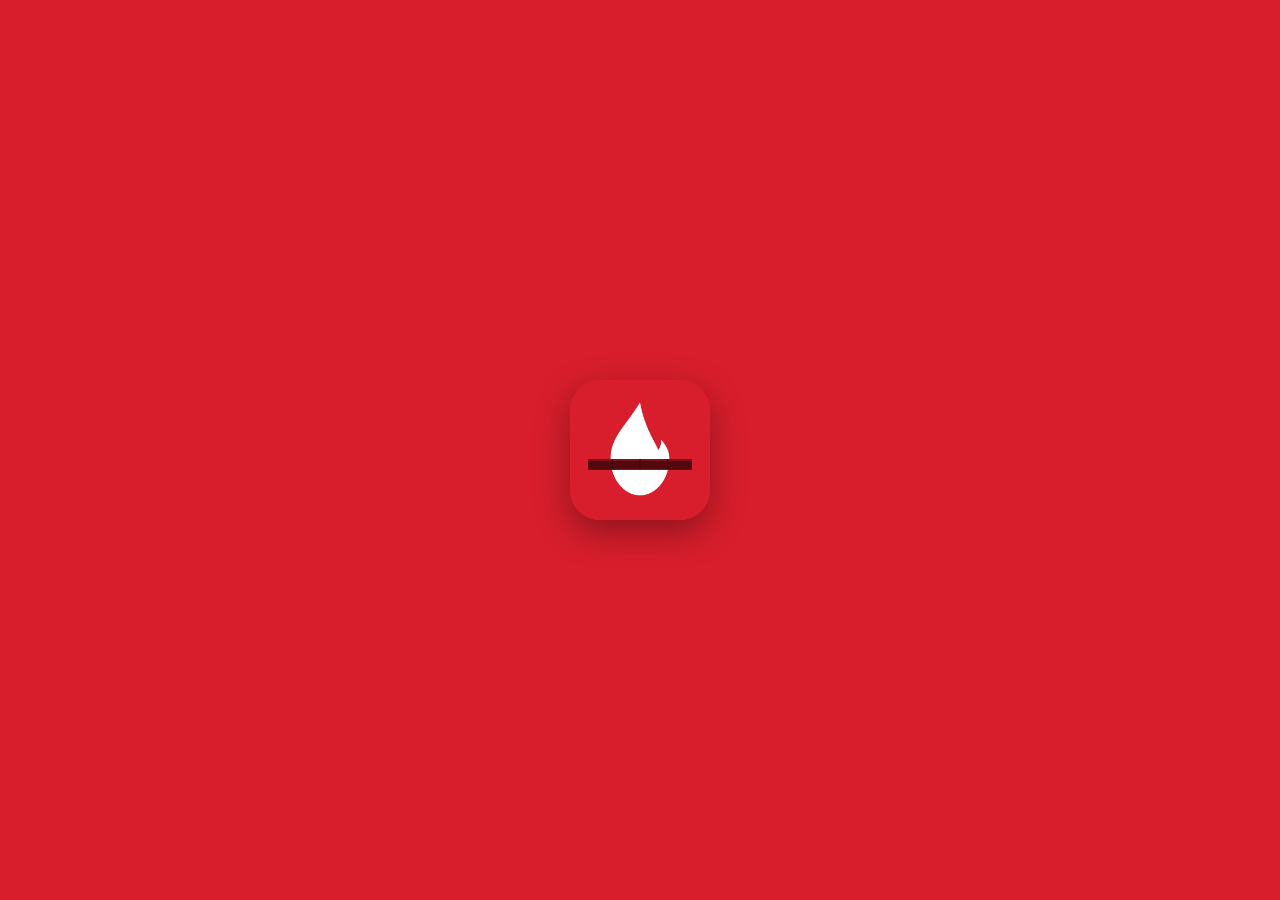
<file: index.html>
<!doctype html>
<html lang="es">
<head>
<meta charset="utf-8" />
<meta name="viewport" content="width=device-width, initial-scale=1, viewport-fit=cover" />
<title>Firestop Finder</title>
<meta name="description" content="Encuentra el sistema firestop Hilti aprobado para tu ensamblaje" />
<link rel="manifest" href="manifest.json" />
<meta name="theme-color" content="#101418" />
<meta name="apple-mobile-web-app-capable" content="yes" />
<meta name="apple-mobile-web-app-status-bar-style" content="black-translucent" />
<meta name="apple-mobile-web-app-title" content="Firestop" />
<link rel="apple-touch-icon" href="icons/icon-192.png" />
<link rel="stylesheet" href="styles.css" />
</head>
<body>
  <div id="splash" class="splash">
    <img src="icons/icon-512.png" class="splash-logo" alt="Firestop Finder">
  </div>

  <header class="topbar">
    <button id="backBtn" class="iconbtn" hidden aria-label="Back">&larr;</button>
    <h1 id="screenTitle">Firestop Finder</h1>
    <button id="homeBtn" class="iconbtn" aria-label="Home">&#8962;</button>
  </header>

  <main id="app" class="app"></main>

  <div id="offlineBadge" class="offline-badge" hidden></div>

  <footer class="bottombar">
    <select id="langSelect" class="lang-select" aria-label="Language"></select>
    <button id="themeBtn" class="iconbtn" aria-label="Switch theme">&#9728;</button>
  </footer>

  <script src="i18n.js"></script>
  <script src="db.js"></script>
  <script src="vendor/supabase.js"></script>
  <script src="team.js"></script>
  <script src="app.js"></script>
  <script src="team-app.js"></script>
</body>
</html>
</file>
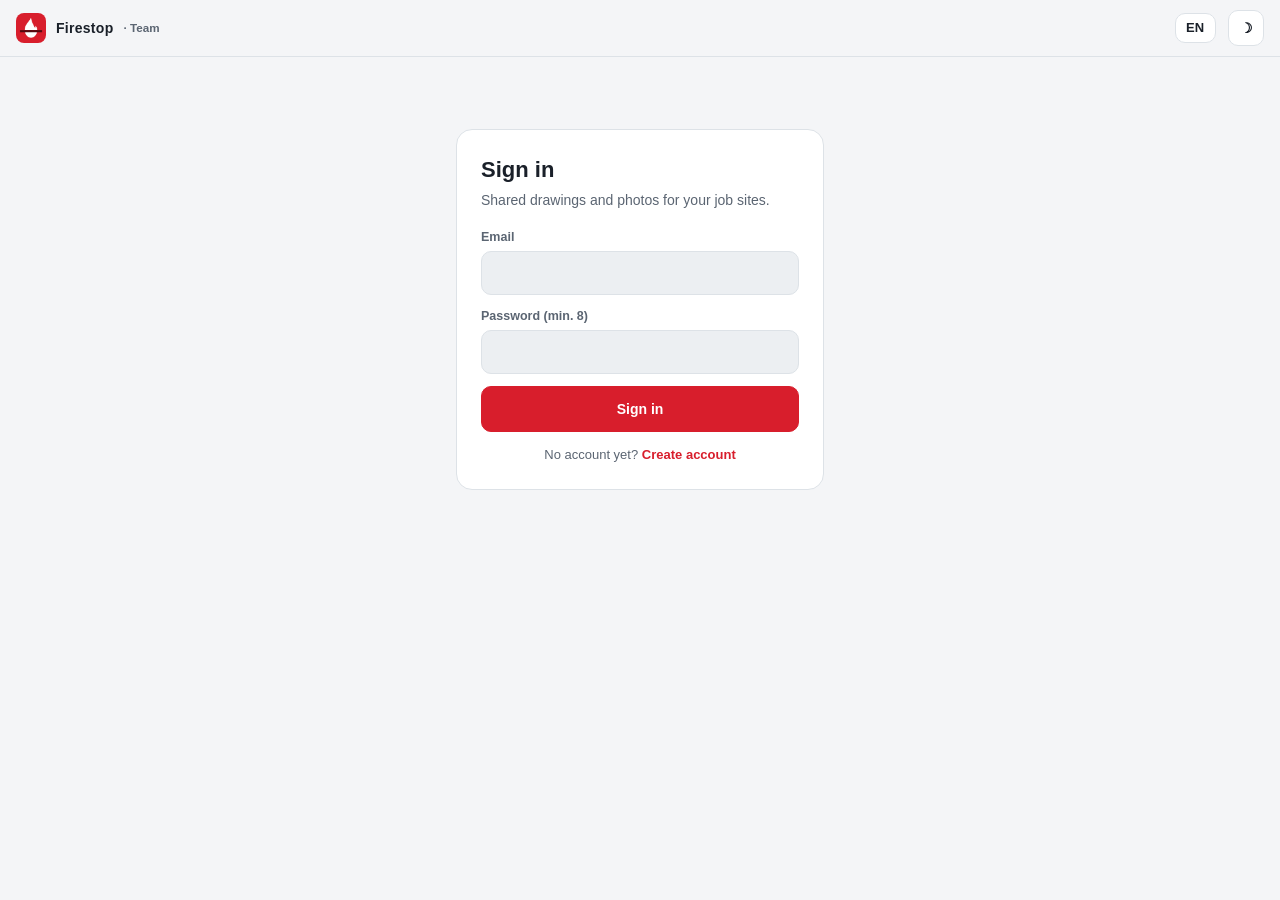
<file: equipo/index.html>
<!doctype html>
<html lang="es">
<head>
<meta charset="utf-8" />
<meta name="viewport" content="width=device-width, initial-scale=1, viewport-fit=cover" />
<title>Firestop · Equipo</title>
<meta name="description" content="Planos y fotos compartidos de las obras de firestop" />
<meta name="theme-color" content="#101418" />
<link rel="icon" href="../icons/icon-192.png" />
<link rel="apple-touch-icon" href="../icons/icon-192.png" />
<style>
  :root {
    --bg: #101418;
    --panel: #1a2029;
    --panel-2: #222a35;
    --text: #eef1f5;
    --text-dim: #9aa6b2;
    --accent: #d81e2c;
    --ok: #3ea36b;
    --warn: #e0a400;
    --border: #2a3340;
    --radius: 12px;
    --topbar-bg: rgba(16, 20, 24, 0.94);
    color-scheme: dark;
  }
  :root[data-theme="light"] {
    --bg: #f4f5f7;
    --panel: #ffffff;
    --panel-2: #eceff2;
    --text: #1a2029;
    --text-dim: #5b6572;
    --border: #dde2e7;
    --ok: #2f8c56;
    --warn: #a87a00;
    --topbar-bg: rgba(244, 245, 247, 0.94);
    color-scheme: light;
  }
  * { box-sizing: border-box; }
  html, body { margin: 0; background: var(--bg); color: var(--text); }
  body {
    font: 14px/1.45 -apple-system, BlinkMacSystemFont, "Segoe UI", Roboto, Helvetica, Arial, sans-serif;
    min-height: 100vh;
  }
  button, input, select, textarea { font: inherit; color: inherit; }
  [hidden] { display: none !important; }

  .topbar {
    position: sticky; top: 0; z-index: 20;
    display: flex; align-items: center; gap: 12px;
    padding: calc(10px + env(safe-area-inset-top)) 16px 10px;
    background: var(--topbar-bg); backdrop-filter: blur(8px);
    border-bottom: 1px solid var(--border);
  }
  .brand { display: flex; align-items: center; gap: 10px; font-weight: 800; letter-spacing: .02em; white-space: nowrap; }
  .brand img { width: 30px; height: 30px; border-radius: 8px; }
  .brand small { font-weight: 600; color: var(--text-dim); letter-spacing: 0; }
  .spacer { flex: 1; }
  .btn {
    appearance: none; border: 1px solid var(--border); background: var(--panel); color: var(--text);
    border-radius: 10px; padding: 8px 14px; font-weight: 600; cursor: pointer; white-space: nowrap;
  }
  .btn:hover { background: var(--panel-2); }
  .btn.primary { background: var(--accent); border-color: var(--accent); color: #fff; }
  .btn.primary:hover { filter: brightness(1.08); }
  .btn.danger { color: #ff8a80; }
  :root[data-theme="light"] .btn.danger { color: #b3202b; }
  .btn.sm { padding: 5px 10px; font-size: 13px; }
  .btn:disabled { opacity: .55; cursor: default; }
  .iconbtn { width: 36px; height: 36px; padding: 0; display: inline-flex; align-items: center; justify-content: center; }
  select.btn { padding-right: 10px; }

  .field { display: block; margin-bottom: 12px; }
  .field span { display: block; font-size: 12.5px; font-weight: 600; color: var(--text-dim); margin-bottom: 5px; }
  .input {
    width: 100%; background: var(--panel-2); border: 1px solid var(--border); border-radius: 10px;
    padding: 10px 12px; font-size: 15px; color: var(--text);
  }
  textarea.input { min-height: 70px; resize: vertical; }
  .input:focus { outline: 2px solid color-mix(in srgb, var(--accent) 60%, transparent); outline-offset: 0; }

  /* auth */
  .auth-wrap { max-width: 400px; margin: 8vh auto 40px; padding: 0 16px; }
  .auth-card { background: var(--panel); border: 1px solid var(--border); border-radius: 16px; padding: 24px; }
  .auth-card h1 { font-size: 22px; margin: 0 0 4px; }
  .auth-card p.lead { color: var(--text-dim); margin: 0 0 18px; }
  .auth-switch { margin-top: 14px; text-align: center; color: var(--text-dim); font-size: 13px; }
  .linkbtn { background: none; border: none; color: var(--accent); font-weight: 700; cursor: pointer; padding: 0; }
  .msg { padding: 10px 12px; border-radius: 10px; font-size: 13px; margin-bottom: 12px; }
  .msg.err { background: color-mix(in srgb, var(--accent) 16%, transparent); color: #ff9c94; }
  :root[data-theme="light"] .msg.err { color: #a3141f; }
  .msg.ok { background: color-mix(in srgb, var(--ok) 18%, transparent); }

  /* layout */
  .layout { display: grid; grid-template-columns: 260px 1fr; min-height: calc(100vh - 57px); }
  .side { border-right: 1px solid var(--border); padding: 16px 12px; }
  .side h2 { font-size: 12px; text-transform: uppercase; letter-spacing: .06em; color: var(--text-dim); margin: 0 6px 10px; }
  .obra-item {
    display: block; width: 100%; text-align: left; background: none; border: 1px solid transparent;
    border-radius: 10px; padding: 10px; cursor: pointer; margin-bottom: 4px;
  }
  .obra-item:hover { background: var(--panel); }
  .obra-item[aria-current="true"] { background: var(--panel); border-color: var(--border); box-shadow: inset 3px 0 0 var(--accent); }
  .obra-item strong { display: block; font-size: 14.5px; }
  .obra-item small { color: var(--text-dim); }
  .main { padding: 20px 24px 60px; min-width: 0; }
  .main-head { display: flex; align-items: flex-start; gap: 12px; flex-wrap: wrap; margin-bottom: 16px; }
  .main-head h1 { margin: 0; font-size: 24px; }
  .main-head .sub { color: var(--text-dim); margin-top: 2px; }

  .tabs { display: flex; gap: 6px; flex-wrap: wrap; margin-bottom: 16px; }
  .tab { border: 1px solid var(--border); background: var(--panel); border-radius: 999px; padding: 7px 14px; font-weight: 600; cursor: pointer; }
  .tab[aria-pressed="true"] { background: var(--accent); border-color: var(--accent); color: #fff; }
  .tab .n { opacity: .75; font-weight: 500; margin-left: 4px; }
  .filters { display: flex; gap: 8px; flex-wrap: wrap; margin-bottom: 16px; }
  .filters .input { width: auto; flex: 1; min-width: 180px; padding: 8px 12px; font-size: 14px; }

  .grid { display: grid; grid-template-columns: repeat(auto-fill, minmax(210px, 1fr)); gap: 14px; }
  .card {
    background: var(--panel); border: 1px solid var(--border); border-radius: var(--radius);
    overflow: hidden; cursor: pointer; display: flex; flex-direction: column; text-align: left; padding: 0;
  }
  .card:hover { border-color: color-mix(in srgb, var(--accent) 55%, var(--border)); }
  .thumb { aspect-ratio: 4/3; background: var(--panel-2); display: flex; align-items: center; justify-content: center; overflow: hidden; position: relative; }
  .thumb img { width: 100%; height: 100%; object-fit: cover; display: block; }
  .thumb .doc { font-weight: 800; font-size: 13px; letter-spacing: .08em; color: var(--text-dim); display: flex; flex-direction: column; align-items: center; gap: 6px; }
  .thumb .doc svg { width: 42px; height: 42px; }
  .badge {
    position: absolute; top: 8px; left: 8px; font-size: 11px; font-weight: 800; letter-spacing: .05em; text-transform: uppercase;
    padding: 3px 8px; border-radius: 6px; background: rgba(0,0,0,.65); color: #fff;
  }
  .badge.plano { background: var(--accent); }
  .card .body { padding: 10px 12px 12px; }
  .card .title { font-weight: 700; font-size: 14px; overflow: hidden; text-overflow: ellipsis; white-space: nowrap; }
  .card .meta { color: var(--text-dim); font-size: 12.5px; margin-top: 2px; }
  .chips { display: flex; gap: 5px; flex-wrap: wrap; margin-top: 6px; }
  .chip { font-size: 11.5px; font-weight: 700; padding: 2px 7px; border-radius: 6px; background: var(--panel-2); border: 1px solid var(--border); color: var(--text-dim); }

  .empty { text-align: center; color: var(--text-dim); padding: 50px 20px; border: 1px dashed var(--border); border-radius: 14px; }
  .empty strong { display: block; color: var(--text); font-size: 16px; margin-bottom: 6px; }

  /* dialogs */
  .overlay { position: fixed; inset: 0; background: rgba(0,0,0,.6); z-index: 70; display: flex; align-items: center; justify-content: center; padding: 16px; }
  .dialog { background: var(--panel); border: 1px solid var(--border); border-radius: 16px; width: 100%; max-width: 480px; max-height: 92vh; overflow: auto; padding: 20px; }
  .dialog h2 { margin: 0 0 14px; font-size: 19px; }
  .dialog .row { display: flex; gap: 8px; justify-content: flex-end; margin-top: 16px; flex-wrap: wrap; }
  .seg { display: flex; gap: 6px; margin-bottom: 12px; }
  .seg button { flex: 1; }
  .seg button[aria-pressed="true"] { background: var(--accent); color: #fff; border-color: var(--accent); }
  .drop { border: 2px dashed var(--border); border-radius: 12px; padding: 22px; text-align: center; color: var(--text-dim); cursor: pointer; margin-bottom: 12px; }
  .drop.over { border-color: var(--accent); color: var(--text); }
  .drop strong { color: var(--text); }

  .viewer { position: fixed; inset: 0; z-index: 60; background: rgba(5,7,9,.94); display: flex; flex-direction: column; }
  .viewer-head { display: flex; align-items: center; gap: 10px; padding: 12px 16px; color: #eef1f5; border-bottom: 1px solid rgba(255,255,255,.12); }
  .viewer-head .t { flex: 1; min-width: 0; }
  .viewer-head .t strong { display: block; overflow: hidden; text-overflow: ellipsis; white-space: nowrap; }
  .viewer-head .t small { color: #9aa6b2; }
  .viewer-head .btn { background: rgba(255,255,255,.08); border-color: rgba(255,255,255,.2); color: #fff; }
  .viewer-body { flex: 1; display: flex; min-height: 0; }
  .viewer-media { flex: 1; display: flex; align-items: center; justify-content: center; min-width: 0; padding: 12px; }
  .viewer-media img { max-width: 100%; max-height: 100%; object-fit: contain; border-radius: 6px; }
  .viewer-media iframe { width: 100%; height: 100%; border: 0; background: #fff; border-radius: 6px; }
  .viewer-info { width: 300px; border-left: 1px solid rgba(255,255,255,.12); padding: 16px; color: #d5dbe2; overflow: auto; }
  .viewer-info dt { font-size: 11.5px; text-transform: uppercase; letter-spacing: .05em; color: #8b97a3; margin-top: 12px; }
  .viewer-info dd { margin: 3px 0 0; white-space: pre-wrap; }

  .member { display: flex; align-items: center; gap: 10px; padding: 10px 0; border-bottom: 1px solid var(--border); }
  .member:last-child { border-bottom: 0; }
  .avatar { width: 32px; height: 32px; border-radius: 50%; background: var(--panel-2); display: flex; align-items: center; justify-content: center; font-weight: 800; font-size: 13px; flex: none; }
  .member .who { flex: 1; min-width: 0; }
  .member .who strong { display: block; overflow: hidden; text-overflow: ellipsis; }
  .member .who small { color: var(--text-dim); overflow: hidden; text-overflow: ellipsis; display: block; }
  .pill { font-size: 11px; font-weight: 800; text-transform: uppercase; letter-spacing: .05em; padding: 2px 7px; border-radius: 6px; background: var(--panel-2); color: var(--text-dim); }
  .pill.admin { background: color-mix(in srgb, var(--accent) 20%, transparent); color: var(--accent); }

  .toast { position: fixed; left: 50%; bottom: 24px; transform: translateX(-50%); background: var(--panel-2); border: 1px solid var(--border); padding: 10px 16px; border-radius: 999px; z-index: 80; font-weight: 600; box-shadow: 0 8px 24px rgba(0,0,0,.3); }
  .progress { height: 4px; background: var(--panel-2); border-radius: 4px; overflow: hidden; margin-top: 8px; }
  .progress i { display: block; height: 100%; background: var(--accent); width: 0; transition: width .2s; }

  .menu-mobile { display: none; }
  @media (max-width: 820px) {
    .layout { grid-template-columns: 1fr; }
    .side { display: none; border-right: 0; border-bottom: 1px solid var(--border); }
    .side.open { display: block; }
    .menu-mobile { display: inline-flex; }
    .main { padding: 16px 16px 60px; }
    .brand small { display: none; }
    .viewer-body { flex-direction: column; }
    .viewer-info { width: auto; border-left: 0; border-top: 1px solid rgba(255,255,255,.12); max-height: 34vh; }
    .grid { grid-template-columns: repeat(auto-fill, minmax(150px, 1fr)); gap: 10px; }
    .hide-sm { display: none; }
  }
</style>
</head>
<body>
  <header class="topbar">
    <button class="btn iconbtn menu-mobile" id="menuBtn" aria-label="Obras" hidden>&#9776;</button>
    <div class="brand"><img src="../icons/icon-192.png" alt=""> Firestop <small data-t="brand_sub"></small></div>
    <div class="spacer"></div>
    <select class="btn sm" id="langSel" aria-label="Language">
      <option value="es">ES</option>
      <option value="en">EN</option>
    </select>
    <button class="btn iconbtn" id="themeBtn" aria-label="Theme">&#9728;</button>
    <button class="btn sm" id="userBtn" hidden></button>
  </header>

  <!-- Login / signup -->
  <section id="authView" class="auth-wrap" hidden>
    <div class="auth-card">
      <h1 id="authTitle"></h1>
      <p class="lead" id="authLead"></p>
      <div id="authMsg"></div>
      <form id="authForm" autocomplete="on">
        <label class="field" id="nameField" hidden><span data-t="f_name"></span><input class="input" id="authName" autocomplete="name"></label>
        <label class="field"><span data-t="f_email"></span><input class="input" id="authEmail" type="email" required autocomplete="email"></label>
        <label class="field"><span data-t="f_password"></span><input class="input" id="authPass" type="password" required minlength="8" autocomplete="current-password"></label>
        <button class="btn primary" style="width:100%;padding:12px" id="authSubmit" type="submit"></button>
      </form>
      <div class="auth-switch"><span id="authSwitchText"></span> <button class="linkbtn" id="authSwitch" type="button"></button></div>
    </div>
  </section>

  <!-- App -->
  <div id="appView" class="layout" hidden>
    <aside class="side" id="side">
      <h2 data-t="obras"></h2>
      <div id="obraList"></div>
      <button class="btn sm" style="margin:10px 6px 0" id="newObraBtn" data-t="new_obra"></button>
    </aside>
    <main class="main" id="main"></main>
  </div>

  <script src="../vendor/supabase.js"></script>
  <script src="../team.js"></script>
  <script src="equipo.js"></script>
</body>
</html>
</file>
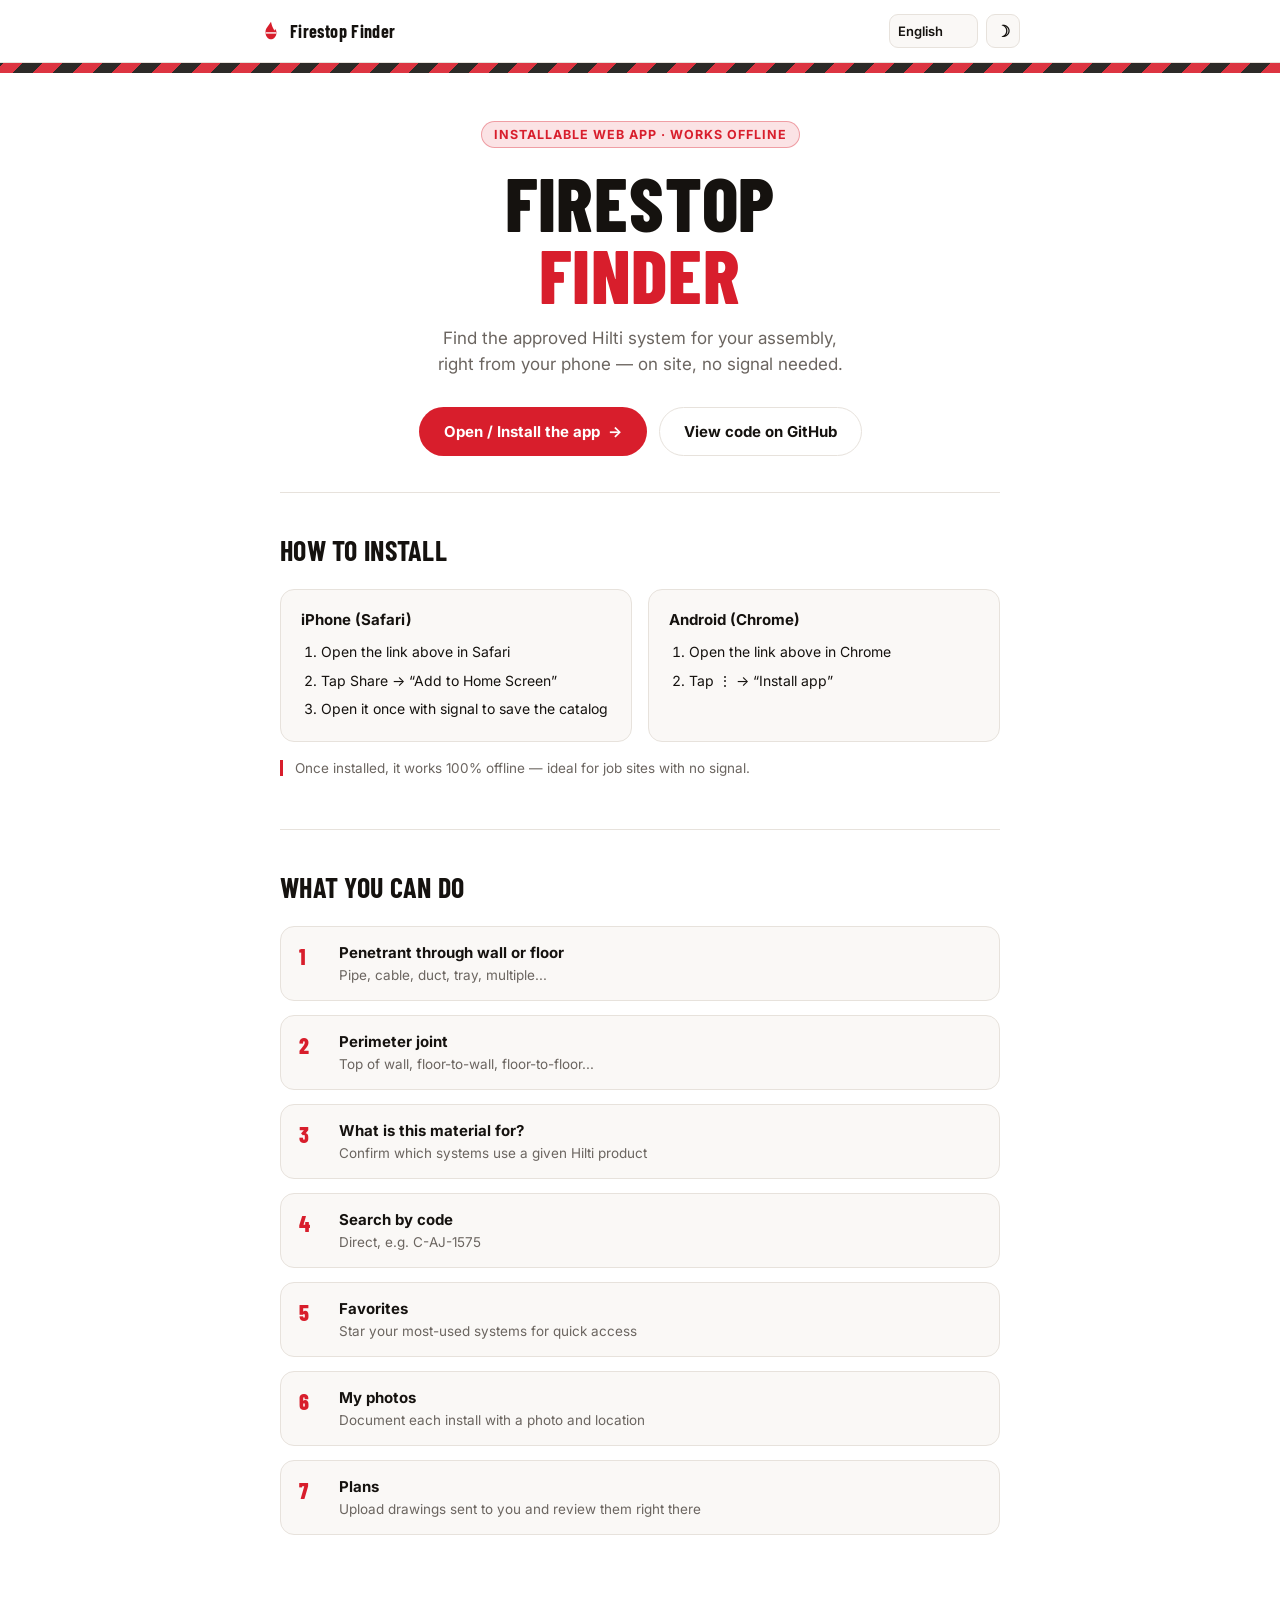
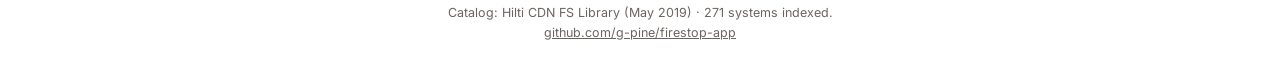
<file: landing.html>
<!doctype html>
<html lang="es">
<head>
<meta charset="utf-8">
<meta name="viewport" content="width=device-width, initial-scale=1, viewport-fit=cover">
<title>Firestop Finder</title>
<meta name="description" content="Encuentra el sistema Hilti aprobado para tu ensamblaje — app offline para firestop">
<link rel="apple-touch-icon" href="icons/icon-192.png">
<link rel="icon" href="icons/icon-192.png">
<link rel="preconnect" href="https://fonts.googleapis.com">
<link rel="preconnect" href="https://fonts.gstatic.com" crossorigin>
<link href="https://fonts.googleapis.com/css2?family=Barlow+Condensed:wght@600;700;800&family=Inter:wght@400;500;600;700&display=swap" rel="stylesheet">
<style>
  /* Layout: hazard-striped hero with big condensed headline + CTA, install
     steps as two side-by-side cards (stack on phone), feature rows below,
     slim footer. Palette: white/near-black neutrals, one red accent, used
     for both the CTA and the hazard stripe. */
  :root {
    --bg: #ffffff;
    --fg: #15120f;
    --muted: #6b6560;
    --card: #faf8f6;
    --border: #e7e2dc;
    --accent: #d81e2c;
    --accent-fg: #ffffff;
    --radius: 14px;
    --display: "Barlow Condensed", Oswald, Impact, sans-serif;
    --body: "Inter", -apple-system, BlinkMacSystemFont, "Segoe UI", sans-serif;
    color-scheme: light;
  }

  @media (prefers-color-scheme: dark) {
    :root:not([data-theme="light"]) {
      --bg: #0b0a09;
      --fg: #f3efe9;
      --muted: #a39a92;
      --card: #161311;
      --border: #2a2521;
      --accent: #ff3b3b;
      --accent-fg: #0b0a09;
      color-scheme: dark;
    }
  }

  :root[data-theme="dark"] {
    --bg: #0b0a09;
    --fg: #f3efe9;
    --muted: #a39a92;
    --card: #161311;
    --border: #2a2521;
    --accent: #ff3b3b;
    --accent-fg: #0b0a09;
    color-scheme: dark;
  }

  * { box-sizing: border-box; }

  body {
    margin: 0;
    background: var(--bg);
    color: var(--fg);
    font-family: var(--body);
    -webkit-text-size-adjust: 100%;
  }

  .wrap {
    max-width: 760px;
    margin: 0 auto;
    padding-inline: 20px;
  }

  .topline {
    display: flex;
    align-items: center;
    justify-content: space-between;
    gap: 10px;
    padding-block: 14px;
    border-bottom: 1px solid var(--border);
  }

  .brandmark {
    display: flex;
    align-items: center;
    gap: 8px;
    font-family: var(--display);
    font-weight: 700;
    font-size: 18px;
    letter-spacing: 0.02em;
  }

  .brandmark svg { flex: none; }

  .controls {
    display: flex;
    align-items: center;
    gap: 8px;
  }

  select#langSelect, button#themeBtn {
    appearance: none;
    border: 1px solid var(--border);
    background: var(--card);
    color: var(--fg);
    height: 34px;
    border-radius: 9px;
    font-size: 13px;
    font-weight: 600;
    font-family: var(--body);
  }

  select#langSelect { padding: 0 8px; }
  button#themeBtn { width: 34px; padding: 0; font-size: 16px; }

  .hazard {
    height: 10px;
    background: repeating-linear-gradient(
      -45deg,
      var(--accent) 0 14px,
      var(--fg) 14px 28px
    );
    opacity: 0.9;
  }

  .hero {
    padding-block: 48px 36px;
    text-align: center;
  }

  .eyebrow {
    display: inline-block;
    font-size: 12.5px;
    font-weight: 700;
    letter-spacing: 0.08em;
    text-transform: uppercase;
    color: var(--accent);
    background: color-mix(in srgb, var(--accent) 12%, transparent);
    border: 1px solid color-mix(in srgb, var(--accent) 35%, transparent);
    border-radius: 999px;
    padding: 5px 12px;
    margin-bottom: 18px;
  }

  h1 {
    font-family: var(--display);
    font-weight: 800;
    text-transform: uppercase;
    font-size: clamp(42px, 11vw, 76px);
    line-height: 0.95;
    letter-spacing: 0.01em;
    margin: 0 0 16px;
    text-wrap: balance;
  }

  h1 span { color: var(--accent); }

  .tagline {
    font-size: 17px;
    line-height: 1.5;
    color: var(--muted);
    max-width: 46ch;
    margin: 0 auto 30px;
    text-wrap: balance;
  }

  .cta-row {
    display: flex;
    flex-wrap: wrap;
    gap: 12px;
    justify-content: center;
  }

  .btn {
    display: inline-flex;
    align-items: center;
    gap: 8px;
    font-family: var(--body);
    font-weight: 700;
    font-size: 15px;
    padding: 14px 24px;
    border-radius: 999px;
    text-decoration: none;
    border: 1px solid transparent;
  }

  .btn-primary {
    background: var(--accent);
    color: var(--accent-fg);
  }

  .btn-ghost {
    background: transparent;
    color: var(--fg);
    border-color: var(--border);
  }

  section { padding-block: 40px; border-top: 1px solid var(--border); }

  h2 {
    font-family: var(--display);
    font-weight: 700;
    text-transform: uppercase;
    font-size: 28px;
    letter-spacing: 0.01em;
    margin: 0 0 22px;
  }

  .install-grid {
    display: grid;
    grid-template-columns: 1fr 1fr;
    gap: 16px;
  }

  @media (max-width: 560px) {
    .install-grid { grid-template-columns: 1fr; }
  }

  .install-card {
    background: var(--card);
    border: 1px solid var(--border);
    border-radius: var(--radius);
    padding: 20px;
    min-width: 0;
  }

  .install-card h3 {
    margin: 0 0 12px;
    font-size: 15px;
    font-weight: 700;
  }

  .install-card ol {
    margin: 0;
    padding-left: 20px;
    font-size: 14px;
    line-height: 1.6;
  }

  .install-card ol li + li { margin-top: 6px; }
  .install-card strong { color: var(--accent); }

  .feature-list {
    display: grid;
    gap: 14px;
  }

  .feature-row {
    display: flex;
    gap: 14px;
    align-items: flex-start;
    background: var(--card);
    border: 1px solid var(--border);
    border-radius: var(--radius);
    padding: 16px 18px;
  }

  .feature-num {
    font-family: var(--display);
    font-weight: 800;
    font-size: 22px;
    color: var(--accent);
    flex: none;
    width: 1.2em;
  }

  .feature-text strong { display: block; font-size: 15px; margin-bottom: 2px; }
  .feature-text span { font-size: 13.5px; color: var(--muted); }

  .offline-note {
    margin-top: 18px;
    font-size: 13.5px;
    color: var(--muted);
    border-left: 3px solid var(--accent);
    padding-left: 12px;
  }

  footer {
    padding-block: 28px 40px;
    text-align: center;
    font-size: 12.5px;
    color: var(--muted);
    line-height: 1.6;
  }

  footer a { color: var(--muted); }
</style>
</head>
<body>

<div class="topline">
  <div class="wrap" style="display:flex;align-items:center;justify-content:space-between;width:100%;padding-inline:0;">
    <div class="brandmark">
      <svg width="22" height="22" viewBox="0 0 24 24" fill="none" xmlns="http://www.w3.org/2000/svg">
        <path d="M12 2C9 7 6 9 6 13.5C6 17.6 8.7 21 12 21C15.3 21 18 17.6 18 13.5C18 11.8 17.2 10.6 16.3 9.6C16.4 11 15.8 12 15 12.3C15.4 10 14 8.5 12.8 6.8C12.4 9 11 9.7 11 11.7C11 12.6 11.5 13.2 12 13.8C11 13.8 9.7 12.8 9.5 11C9 12 9 13.3 9.3 14.3C8.3 13.4 8 11.8 8.3 10.3C7.3 11.6 7 13 7.3 14.6C7.7 16.9 9.6 18.6 12 18.6C14.4 18.6 16.3 16.7 16.3 14.3C16.3 10.8 13.4 9.3 12 2Z" fill="var(--accent)"/>
        <rect x="6.3" y="13.3" width="11.4" height="1.6" fill="var(--bg)" opacity="0.92"/>
      </svg>
      Firestop Finder
    </div>
    <div class="controls">
      <select id="langSelect" aria-label="Language"></select>
      <button id="themeBtn" aria-label="Theme">&#9728;</button>
    </div>
  </div>
</div>
<div class="hazard"></div>

<div class="wrap">
  <div class="hero">
    <span class="eyebrow" data-i18n="eyebrow"></span>
    <h1>FIRESTOP<br><span>FINDER</span></h1>
    <p class="tagline" data-i18n="tagline"></p>
    <div class="cta-row">
      <a class="btn btn-primary" id="ctaOpen" href="./" target="_blank" rel="noopener">
        <span data-i18n="ctaOpen"></span> &rarr;
      </a>
      <a class="btn btn-ghost" href="https://github.com/g-pine/firestop-app" target="_blank" rel="noopener">
        <span data-i18n="ctaGithub"></span>
      </a>
    </div>
  </div>

  <section id="installSection">
    <h2 data-i18n="installHeading"></h2>
    <div class="install-grid">
      <div class="install-card">
        <h3 data-i18n="iosLabel"></h3>
        <ol id="iosSteps"></ol>
      </div>
      <div class="install-card">
        <h3 data-i18n="androidLabel"></h3>
        <ol id="androidSteps"></ol>
      </div>
    </div>
    <p class="offline-note" data-i18n="offlineNote"></p>
  </section>

  <section>
    <h2 data-i18n="featuresHeading"></h2>
    <div class="feature-list" id="featureList"></div>
  </section>

  <footer>
    <div data-i18n="footerCredit"></div>
    <div><a href="https://github.com/g-pine/firestop-app" target="_blank" rel="noopener">github.com/g-pine/firestop-app</a></div>
  </footer>
</div>

<script>
(function () {
  "use strict";

  var LANGS = ["es", "en", "fr", "ru", "uk"];
  var LANG_NAMES = { es: "Español", en: "English", fr: "Français", ru: "Русский", uk: "Українська" };

  var STRINGS = {
    es: {
      eyebrow: "App web instalable · funciona sin internet",
      tagline: "Encuentra el sistema Hilti aprobado para tu ensamblaje, directo desde tu teléfono — en la obra, sin señal.",
      ctaOpen: "Abrir / Instalar la app",
      ctaGithub: "Ver código en GitHub",
      installHeading: "Cómo instalarla",
      iosLabel: "iPhone (Safari)",
      iosSteps: ["Abre el link de arriba en Safari", "Toca Compartir → “Agregar a inicio”", "Ábrela una vez con señal para guardar el catálogo"],
      androidLabel: "Android (Chrome)",
      androidSteps: ["Abre el link de arriba en Chrome", "Toca ⋮ → “Instalar app”"],
      featuresHeading: "Qué puedes hacer",
      features: [
        ["Penetrante a través de muro o losa", "Tubo, cable, ducto, bandeja, múltiple..."],
        ["Junta perimetral", "Cabeza de muro, piso-muro, piso-piso..."],
        ["¿Para qué sirve este material?", "Confirma en qué sistemas se usa un producto Hilti"],
        ["Buscar por código", "Directo, ej. C-AJ-1575"],
        ["Favoritos", "Marca tus sistemas más usados para acceso rápido"],
        ["Mis fotos", "Documenta cada instalación con foto y ubicación"],
        ["Planos", "Sube los planos que te envíen y revísalos ahí mismo"]
      ],
      offlineNote: "Una vez instalada, funciona 100% offline — ideal para sitios de construcción sin señal.",
      footerCredit: "Catálogo: Hilti CDN FS Library (May 2019) · 271 sistemas indexados."
    },
    en: {
      eyebrow: "Installable web app · works offline",
      tagline: "Find the approved Hilti system for your assembly, right from your phone — on site, no signal needed.",
      ctaOpen: "Open / Install the app",
      ctaGithub: "View code on GitHub",
      installHeading: "How to install",
      iosLabel: "iPhone (Safari)",
      iosSteps: ["Open the link above in Safari", "Tap Share → “Add to Home Screen”", "Open it once with signal to save the catalog"],
      androidLabel: "Android (Chrome)",
      androidSteps: ["Open the link above in Chrome", "Tap ⋮ → “Install app”"],
      featuresHeading: "What you can do",
      features: [
        ["Penetrant through wall or floor", "Pipe, cable, duct, tray, multiple..."],
        ["Perimeter joint", "Top of wall, floor-to-wall, floor-to-floor..."],
        ["What is this material for?", "Confirm which systems use a given Hilti product"],
        ["Search by code", "Direct, e.g. C-AJ-1575"],
        ["Favorites", "Star your most-used systems for quick access"],
        ["My photos", "Document each install with a photo and location"],
        ["Plans", "Upload drawings sent to you and review them right there"]
      ],
      offlineNote: "Once installed, it works 100% offline — ideal for job sites with no signal.",
      footerCredit: "Catalog: Hilti CDN FS Library (May 2019) · 271 systems indexed."
    },
    fr: {
      eyebrow: "Application web installable · fonctionne hors ligne",
      tagline: "Trouvez le système Hilti approuvé pour votre assemblage, directement depuis votre téléphone — sur le chantier, sans réseau.",
      ctaOpen: "Ouvrir / Installer l'app",
      ctaGithub: "Voir le code sur GitHub",
      installHeading: "Comment l'installer",
      iosLabel: "iPhone (Safari)",
      iosSteps: ["Ouvrez le lien ci-dessus dans Safari", "Touchez Partager → « Sur l'écran d'accueil »", "Ouvrez-la une fois avec réseau pour enregistrer le catalogue"],
      androidLabel: "Android (Chrome)",
      androidSteps: ["Ouvrez le lien ci-dessus dans Chrome", "Touchez ⋮ → « Installer l'application »"],
      featuresHeading: "Ce que vous pouvez faire",
      features: [
        ["Pénétrant à travers un mur ou un plancher", "Tuyau, câble, gaine, chemin de câbles, multiple..."],
        ["Joint périphérique", "Tête de cloison, plancher-mur, plancher-plancher..."],
        ["À quoi sert ce matériau ?", "Confirmez dans quels systèmes un produit Hilti est utilisé"],
        ["Rechercher par code", "Direct, ex. C-AJ-1575"],
        ["Favoris", "Marquez vos systèmes les plus utilisés pour un accès rapide"],
        ["Mes photos", "Documentez chaque installation avec une photo et un emplacement"],
        ["Plans", "Téléversez les plans reçus et examinez-les directement"]
      ],
      offlineNote: "Une fois installée, elle fonctionne 100% hors ligne — idéale pour les chantiers sans réseau.",
      footerCredit: "Catalogue : Hilti CDN FS Library (mai 2019) · 271 systèmes indexés."
    },
    ru: {
      eyebrow: "Устанавливаемое веб-приложение · работает офлайн",
      tagline: "Найдите одобренную систему Hilti для вашей конструкции прямо с телефона — на объекте, без сети.",
      ctaOpen: "Открыть / Установить приложение",
      ctaGithub: "Код на GitHub",
      installHeading: "Как установить",
      iosLabel: "iPhone (Safari)",
      iosSteps: ["Откройте ссылку выше в Safari", "Нажмите «Поделиться» → «На экран «Домой»»", "Откройте один раз с сетью, чтобы сохранить каталог"],
      androidLabel: "Android (Chrome)",
      androidSteps: ["Откройте ссылку выше в Chrome", "Нажмите ⋮ → «Установить приложение»"],
      featuresHeading: "Что можно делать",
      features: [
        ["Проходка через стену или перекрытие", "Труба, кабель, воздуховод, лоток, несколько проходок..."],
        ["Периметральный шов", "По верху стены, пол-стена, пол-пол..."],
        ["Для чего нужен этот материал?", "Узнайте, в каких системах используется материал Hilti"],
        ["Поиск по коду", "Напрямую, напр. C-AJ-1575"],
        ["Избранное", "Отмечайте часто используемые системы для быстрого доступа"],
        ["Мои фото", "Документируйте каждую установку фото и местоположением"],
        ["Чертежи", "Загружайте присланные чертежи и проверяйте их прямо здесь"]
      ],
      offlineNote: "После установки работает на 100% офлайн — идеально для объектов без сети.",
      footerCredit: "Каталог: Hilti CDN FS Library (май 2019) · 271 систем в базе."
    },
    uk: {
      eyebrow: "Застосунок для встановлення · працює офлайн",
      tagline: "Знайдіть схвалену систему Hilti для вашої конструкції прямо з телефону — на об'єкті, без мережі.",
      ctaOpen: "Відкрити / Встановити застосунок",
      ctaGithub: "Код на GitHub",
      installHeading: "Як встановити",
      iosLabel: "iPhone (Safari)",
      iosSteps: ["Відкрийте посилання вище в Safari", "Натисніть «Поділитися» → «На екран «Додому»»", "Відкрийте один раз із мережею, щоб зберегти каталог"],
      androidLabel: "Android (Chrome)",
      androidSteps: ["Відкрийте посилання вище в Chrome", "Натисніть ⋮ → «Встановити додаток»"],
      featuresHeading: "Що можна робити",
      features: [
        ["Проходка через стіну або перекриття", "Труба, кабель, повітропровід, лоток, кілька проходок..."],
        ["Периметральний шов", "По верху стіни, підлога-стіна, підлога-підлога..."],
        ["Для чого потрібен цей матеріал?", "Дізнайтеся, в яких системах використовується матеріал Hilti"],
        ["Пошук за кодом", "Напряму, напр. C-AJ-1575"],
        ["Обране", "Позначайте системи, які часто використовуєте, для швидкого доступу"],
        ["Мої фото", "Документуйте кожен монтаж фото та місцем розташування"],
        ["Креслення", "Завантажуйте надіслані креслення та перевіряйте їх прямо тут"]
      ],
      offlineNote: "Після встановлення працює на 100% офлайн — ідеально для об'єктів без мережі.",
      footerCredit: "Каталог: Hilti CDN FS Library (травень 2019) · 271 систем у базі."
    }
  };

  var LANG_KEY = "firestop-landing-lang";
  var THEME_KEY = "firestop-landing-theme";

  function detectLang() {
    try {
      var nav = (navigator.language || "en").slice(0, 2).toLowerCase();
      if (LANGS.indexOf(nav) !== -1) return nav;
    } catch (e) {}
    return "es";
  }

  function getLang() {
    try {
      var saved = localStorage.getItem(LANG_KEY);
      if (saved && LANGS.indexOf(saved) !== -1) return saved;
    } catch (e) {}
    return detectLang();
  }

  function setLang(l) {
    try { localStorage.setItem(LANG_KEY, l); } catch (e) {}
  }

  function getTheme() {
    try {
      var saved = localStorage.getItem(THEME_KEY);
      if (saved === "light" || saved === "dark") return saved;
    } catch (e) {}
    try {
      if (window.matchMedia && window.matchMedia("(prefers-color-scheme: dark)").matches) return "dark";
    } catch (e) {}
    return "light";
  }

  function setTheme(t) {
    try { localStorage.setItem(THEME_KEY, t); } catch (e) {}
  }

  function applyTheme() {
    var theme = getTheme();
    document.documentElement.setAttribute("data-theme", theme);
    document.getElementById("themeBtn").innerHTML = theme === "light" ? "&#9789;" : "&#9728;";
  }

  function render() {
    var lang = getLang();
    var dict = STRINGS[lang] || STRINGS.en;

    document.querySelectorAll("[data-i18n]").forEach(function (el) {
      var key = el.getAttribute("data-i18n");
      if (dict[key] !== undefined) el.textContent = dict[key];
    });

    var iosEl = document.getElementById("iosSteps");
    iosEl.innerHTML = "";
    dict.iosSteps.forEach(function (s) {
      var li = document.createElement("li");
      li.textContent = s;
      iosEl.appendChild(li);
    });

    var androidEl = document.getElementById("androidSteps");
    androidEl.innerHTML = "";
    dict.androidSteps.forEach(function (s) {
      var li = document.createElement("li");
      li.textContent = s;
      androidEl.appendChild(li);
    });

    var featEl = document.getElementById("featureList");
    featEl.innerHTML = "";
    dict.features.forEach(function (f, i) {
      var row = document.createElement("div");
      row.className = "feature-row";
      row.innerHTML =
        '<div class="feature-num">' + (i + 1) + "</div>" +
        '<div class="feature-text"><strong></strong><span></span></div>';
      row.querySelector("strong").textContent = f[0];
      row.querySelector("span").textContent = f[1];
      featEl.appendChild(row);
    });

    document.documentElement.lang = lang;
  }

  var langSelect = document.getElementById("langSelect");
  LANGS.forEach(function (code) {
    var opt = document.createElement("option");
    opt.value = code;
    opt.textContent = LANG_NAMES[code];
    langSelect.appendChild(opt);
  });
  langSelect.value = getLang();
  langSelect.addEventListener("change", function () {
    setLang(langSelect.value);
    render();
  });

  document.getElementById("themeBtn").addEventListener("click", function () {
    var next = getTheme() === "light" ? "dark" : "light";
    setTheme(next);
    applyTheme();
  });

  applyTheme();
  render();
})();
</script>
</body>
</html>
</file>
<file: styles.css>
:root {
  --bg: #101418;
  --panel: #1a2029;
  --panel-2: #222a35;
  --text: #eef1f5;
  --text-dim: #9aa6b2;
  --accent: #d81e2c;
  --accent-dim: #7a131c;
  --ok: #3ea36b;
  --border: #2a3340;
  --radius: 14px;
  --topbar-bg: rgba(16, 20, 24, 0.92);
  color-scheme: dark;
}

:root[data-theme="light"] {
  --bg: #f4f5f7;
  --panel: #ffffff;
  --panel-2: #eceff2;
  --text: #1a2029;
  --text-dim: #5b6572;
  --accent: #d81e2c;
  --accent-dim: #f6c9cc;
  --ok: #2f8c56;
  --border: #dde2e7;
  --topbar-bg: rgba(244, 245, 247, 0.92);
  color-scheme: light;
}

* { box-sizing: border-box; }

html, body {
  margin: 0;
  padding: 0;
  background: var(--bg);
  color: var(--text);
  font-family: -apple-system, BlinkMacSystemFont, "Segoe UI", Roboto, Helvetica, Arial, sans-serif;
  -webkit-text-size-adjust: 100%;
}

body {
  min-height: 100vh;
  min-height: 100dvh;
  padding-bottom: calc(64px + env(safe-area-inset-bottom));
}

.splash {
  position: fixed;
  inset: 0;
  z-index: 1000;
  display: flex;
  align-items: center;
  justify-content: center;
  background: #d81e2c;
  transition: opacity 0.35s ease;
}

.splash.hide {
  opacity: 0;
  pointer-events: none;
}

.splash-logo {
  width: 140px;
  height: 140px;
  border-radius: 30px;
  box-shadow: 0 12px 34px rgba(0, 0, 0, 0.35);
  animation: splash-pop 0.5s ease;
}

@keyframes splash-pop {
  from { transform: scale(0.85); opacity: 0; }
  to { transform: scale(1); opacity: 1; }
}

.topbar {
  position: sticky;
  top: 0;
  z-index: 10;
  display: flex;
  align-items: center;
  gap: 8px;
  padding: calc(10px + env(safe-area-inset-top)) 12px 10px;
  background: var(--topbar-bg);
  backdrop-filter: blur(8px);
  border-bottom: 1px solid var(--border);
}

.topbar h1 {
  flex: 1;
  font-size: 17px;
  font-weight: 600;
  margin: 0;
  text-align: center;
  overflow: hidden;
  text-overflow: ellipsis;
  white-space: nowrap;
}

.iconbtn {
  appearance: none;
  border: none;
  background: var(--panel);
  color: var(--text);
  width: 36px;
  height: 36px;
  border-radius: 10px;
  font-size: 18px;
  display: flex;
  align-items: center;
  justify-content: center;
}

.iconbtn:active { background: var(--panel-2); }
.iconbtn[hidden] { display: none; }

.bottombar {
  position: fixed;
  left: 0;
  right: 0;
  bottom: 0;
  z-index: 10;
  display: flex;
  align-items: center;
  justify-content: center;
  gap: 10px;
  padding: 10px 12px calc(10px + env(safe-area-inset-bottom));
  background: var(--topbar-bg);
  backdrop-filter: blur(8px);
  border-top: 1px solid var(--border);
}

.lang-select {
  appearance: none;
  border: 1px solid var(--border);
  background: var(--panel);
  color: var(--text);
  height: 36px;
  border-radius: 10px;
  padding: 0 10px;
  font-size: 13px;
  font-weight: 600;
  max-width: 160px;
}

.app {
  max-width: 640px;
  margin: 0 auto;
  padding: 16px 14px 40px;
}

.home-logo {
  display: block;
  width: 96px;
  height: 96px;
  margin: 4px auto 18px;
  border-radius: 22px;
  box-shadow: 0 6px 18px rgba(0, 0, 0, 0.25);
}

.lead {
  color: var(--text-dim);
  font-size: 14px;
  margin: 0 0 16px;
  line-height: 1.4;
}

.option-grid {
  display: grid;
  gap: 10px;
}

.option-card {
  display: block;
  width: 100%;
  text-align: left;
  background: var(--panel);
  border: 1px solid var(--border);
  border-radius: var(--radius);
  color: var(--text);
  padding: 16px 16px;
  font-size: 16px;
  font-weight: 600;
  line-height: 1.3;
}

.option-card:active { background: var(--panel-2); }

.option-card .sub {
  display: block;
  margin-top: 4px;
  font-size: 13px;
  font-weight: 400;
  color: var(--text-dim);
}

.option-card .count {
  display: inline-block;
  margin-top: 8px;
  font-size: 12px;
  font-weight: 600;
  color: var(--accent);
  background: rgba(216, 30, 44, 0.12);
  padding: 3px 8px;
  border-radius: 999px;
}

.search-box {
  width: 100%;
  background: var(--panel);
  border: 1px solid var(--border);
  color: var(--text);
  border-radius: 12px;
  padding: 12px 14px;
  font-size: 16px;
  margin-bottom: 14px;
}

.search-box::placeholder { color: var(--text-dim); }

.date-filter-row {
  display: flex;
  gap: 8px;
  align-items: center;
  margin-bottom: 14px;
}

.date-filter-row input[type="date"] {
  flex: 1;
  min-width: 0;
}

.date-filter-row .chip {
  flex: none;
  padding: 10px 14px;
}

.rating-row {
  display: flex;
  gap: 8px;
  flex-wrap: wrap;
  margin-bottom: 16px;
}

.chip {
  appearance: none;
  border: 1px solid var(--border);
  background: var(--panel);
  color: var(--text);
  padding: 10px 14px;
  border-radius: 999px;
  font-size: 14px;
  font-weight: 600;
}

.chip[aria-pressed="true"] {
  background: var(--accent);
  border-color: var(--accent);
  color: #fff;
}

.result-card {
  position: relative;
  display: block;
  width: 100%;
  text-align: left;
  background: var(--panel);
  border: 1px solid var(--border);
  border-radius: var(--radius);
  color: var(--text);
  padding: 14px 44px 14px 16px;
  margin-bottom: 10px;
  cursor: pointer;
}

.star-btn-sm {
  position: absolute;
  top: 10px;
  right: 10px;
  width: 32px;
  height: 32px;
  border: none;
  background: transparent;
  color: var(--accent);
  font-size: 20px;
  line-height: 1;
}

.detail-head {
  display: flex;
  align-items: center;
  justify-content: space-between;
  gap: 10px;
}

.star-btn {
  border: none;
  background: transparent;
  color: var(--accent);
  font-size: 30px;
  line-height: 1;
  padding: 4px;
}

.result-card:active { background: var(--panel-2); }

.result-code {
  font-size: 15px;
  font-weight: 700;
  letter-spacing: 0.02em;
}

.result-desc {
  margin-top: 2px;
  font-size: 13px;
  color: var(--text-dim);
}

.rating-tags {
  margin-top: 8px;
  display: flex;
  gap: 6px;
  flex-wrap: wrap;
}

.tag {
  font-size: 12px;
  font-weight: 700;
  padding: 3px 8px;
  border-radius: 6px;
  background: var(--panel-2);
  color: var(--text-dim);
  border: 1px solid var(--border);
}

.tag.f { color: #ff8a80; border-color: #5a2a26; }
.tag.t { color: #80d0ff; border-color: #234a5a; }

.empty-state {
  text-align: center;
  color: var(--text-dim);
  padding: 40px 20px;
  font-size: 14px;
  line-height: 1.5;
}

.detail-code {
  font-size: 22px;
  font-weight: 800;
  margin: 0 0 4px;
}

.detail-desc {
  color: var(--text-dim);
  font-size: 15px;
  margin: 0 0 16px;
}

.rating-card {
  background: var(--panel);
  border: 1px solid var(--border);
  border-radius: var(--radius);
  padding: 14px 16px;
  margin-bottom: 14px;
}

.rating-card .row {
  display: flex;
  justify-content: space-between;
  gap: 12px;
  padding: 6px 0;
  font-size: 14px;
  border-bottom: 1px solid var(--border);
}

.rating-card .row:last-child { border-bottom: none; }
.rating-card .row .label { color: var(--text-dim); }
.rating-card .row .value { font-weight: 700; text-align: right; }

.section-title {
  font-size: 13px;
  font-weight: 700;
  text-transform: uppercase;
  letter-spacing: 0.04em;
  color: var(--text-dim);
  margin: 18px 0 8px;
}

.detail-text {
  background: var(--panel);
  border: 1px solid var(--border);
  border-radius: var(--radius);
  padding: 14px 16px;
  font-size: 13.5px;
  line-height: 1.6;
  white-space: pre-wrap;
  font-family: ui-monospace, SFMono-Regular, Menlo, Consolas, monospace;
  color: var(--text-dim);
}

.page-note {
  margin-top: 14px;
  font-size: 12.5px;
  color: var(--text-dim);
  line-height: 1.5;
}

.offline-badge {
  position: fixed;
  left: 50%;
  bottom: calc(74px + env(safe-area-inset-bottom));
  transform: translateX(-50%);
  background: var(--panel-2);
  border: 1px solid var(--border);
  color: var(--text-dim);
  font-size: 12px;
  padding: 8px 14px;
  border-radius: 999px;
  z-index: 20;
}

.plan-frame {
  width: 100%;
  height: 70vh;
  border: 1px solid var(--border);
  border-radius: var(--radius);
  margin-bottom: 14px;
  background: #fff;
}

.plan-image {
  width: 100%;
  border-radius: var(--radius);
  margin-bottom: 14px;
  display: block;
}

.btn-capture {
  display: block;
  width: 100%;
  background: var(--accent);
  color: #fff;
  border: none;
  border-radius: 12px;
  padding: 14px;
  font-size: 15px;
  font-weight: 700;
  margin: 14px 0 6px;
}

.note-box {
  background: var(--panel);
  border: 1px solid var(--border);
  border-radius: var(--radius);
  padding: 12px;
  margin-bottom: 14px;
}

.note-box img {
  max-width: 100%;
  border-radius: 10px;
  margin-bottom: 10px;
  display: block;
}

.note-box textarea {
  width: 100%;
  min-height: 56px;
  background: var(--panel-2);
  border: 1px solid var(--border);
  border-radius: 10px;
  padding: 10px;
  color: var(--text);
  font-size: 14px;
  font-family: inherit;
  resize: vertical;
}

.note-actions {
  display: flex;
  gap: 8px;
  margin-top: 10px;
}

.note-actions button {
  flex: 1;
  padding: 10px;
  border-radius: 10px;
  border: 1px solid var(--border);
  background: var(--panel-2);
  color: var(--text);
  font-weight: 700;
  font-size: 14px;
}

.note-actions button.primary {
  background: var(--accent);
  color: #fff;
  border-color: var(--accent);
}

.photo-grid {
  display: grid;
  grid-template-columns: repeat(auto-fill, minmax(96px, 1fr));
  gap: 8px;
  margin: 10px 0 4px;
}

.photo-thumb {
  position: relative;
  aspect-ratio: 1;
  border-radius: 10px;
  overflow: hidden;
  border: 1px solid var(--border);
  background: var(--panel-2);
}

.photo-thumb img {
  width: 100%;
  height: 100%;
  object-fit: cover;
  display: block;
}

.photo-thumb .code-badge {
  position: absolute;
  left: 4px;
  bottom: 4px;
  font-size: 10px;
  font-weight: 700;
  background: rgba(0, 0, 0, 0.6);
  color: #fff;
  padding: 2px 5px;
  border-radius: 5px;
}

.lightbox {
  position: fixed;
  inset: 0;
  background: rgba(0, 0, 0, 0.92);
  z-index: 50;
  display: flex;
  flex-direction: column;
  align-items: center;
  justify-content: center;
  padding: 20px;
  gap: 14px;
}

.lightbox img {
  max-width: 100%;
  max-height: 62vh;
  border-radius: 10px;
}

.lightbox .meta {
  color: #e5e5e5;
  font-size: 13px;
  text-align: center;
  max-width: 90vw;
}

.lightbox .actions {
  display: flex;
  gap: 10px;
  flex-wrap: wrap;
  justify-content: center;
}

.lightbox button {
  padding: 10px 16px;
  border-radius: 999px;
  border: 1px solid rgba(255, 255, 255, 0.3);
  font-weight: 700;
  font-size: 13px;
  background: rgba(255, 255, 255, 0.1);
  color: #fff;
}

.lightbox button.danger {
  background: var(--accent);
  border-color: var(--accent);
}

.footer-note {
  text-align: center;
  color: var(--text-dim);
  font-size: 11px;
  margin-top: 28px;
  line-height: 1.5;
}

/* ---------- Obra · Equipo ---------- */
.btn-capture:disabled { opacity: 0.6; }
.btn-secondary {
  background: var(--panel);
  color: var(--text);
  border: 1px solid var(--border);
}
.team-actions { display: grid; gap: 0; margin-bottom: 8px; }
.team-actions .btn-capture { margin: 6px 0; }
.team-link {
  display: block;
  width: 100%;
  background: none;
  border: none;
  color: var(--accent);
  font-weight: 700;
  font-size: 14px;
  padding: 12px 0;
  text-align: center;
  text-decoration: none;
}
.team-footer { margin-top: 26px; border-top: 1px solid var(--border); padding-top: 8px; }
.team-who { text-align: center; color: var(--text-dim); font-size: 12px; margin-top: 4px; }
.team-msg { padding: 10px 12px; border-radius: 10px; font-size: 13.5px; margin-bottom: 12px; line-height: 1.4; }
.team-msg.err { background: rgba(216, 30, 44, 0.16); color: #ff9c94; }
:root[data-theme="light"] .team-msg.err { color: #a3141f; }
.team-msg.ok { background: rgba(62, 163, 107, 0.18); }
.team-pending {
  display: flex;
  align-items: center;
  gap: 10px;
  background: rgba(224, 164, 0, 0.14);
  border: 1px solid rgba(224, 164, 0, 0.4);
  border-radius: 12px;
  padding: 10px 12px;
  font-size: 13px;
  margin-bottom: 10px;
}
.team-pending span { flex: 1; }
.team-pending .chip { padding: 7px 12px; font-size: 13px; }
.team-obra-tag {
  display: inline-block;
  font-size: 11.5px;
  font-weight: 800;
  letter-spacing: 0.05em;
  text-transform: uppercase;
  color: var(--accent);
  margin-bottom: 8px;
}
.note-box .search-box { margin-bottom: 8px; font-size: 15px; padding: 10px 12px; }
</file>
